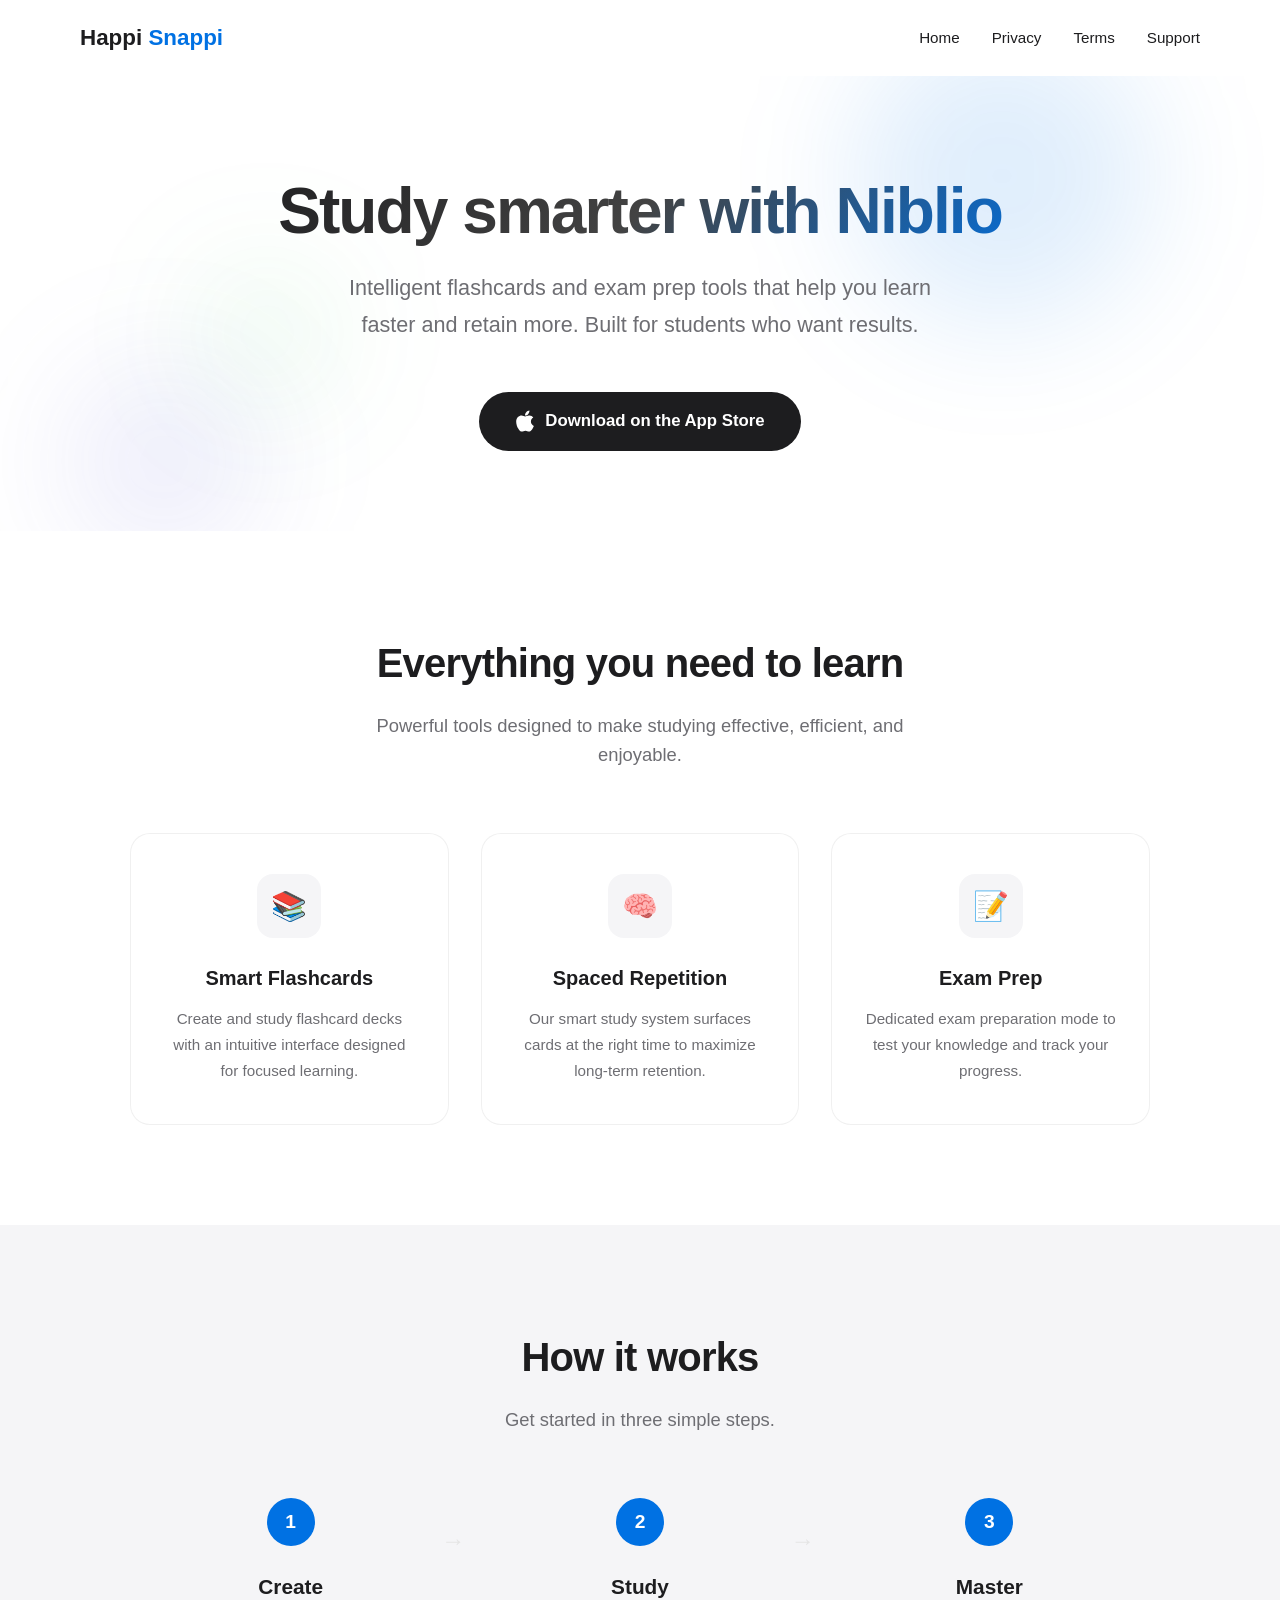
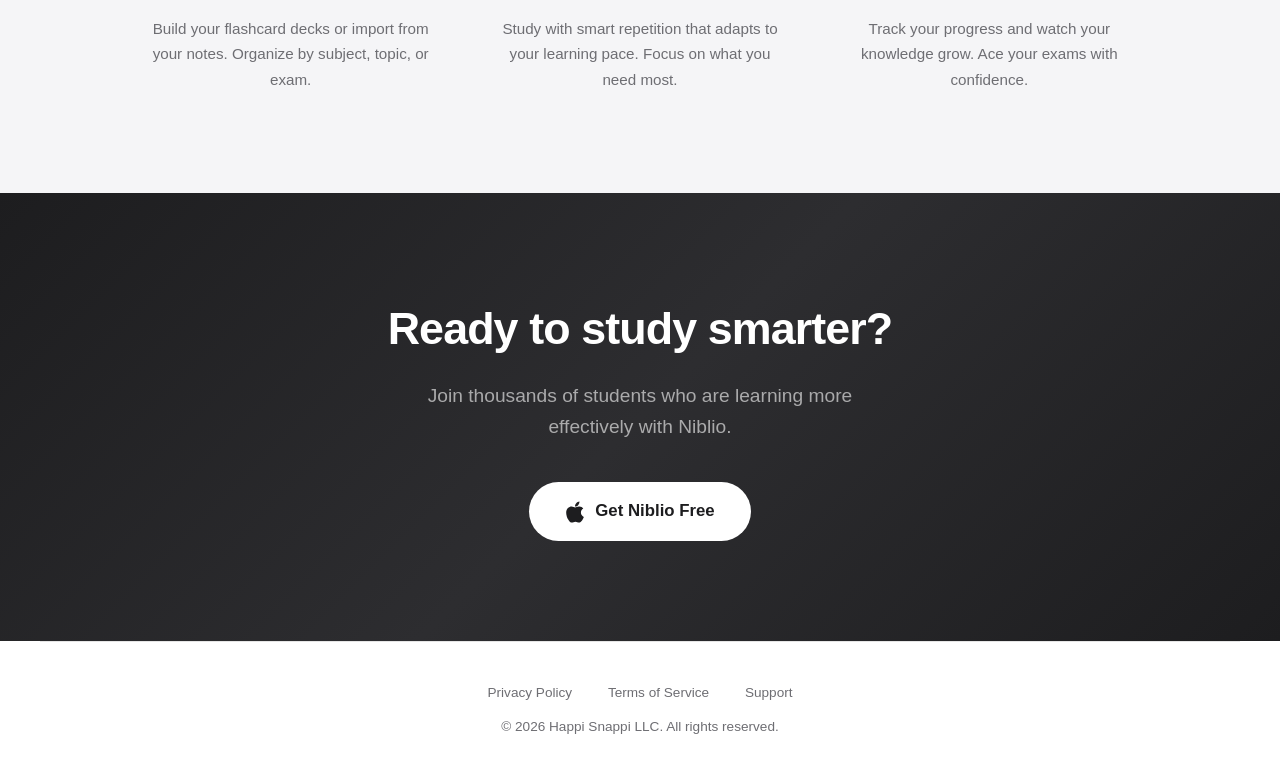
<file: index.html>
<!DOCTYPE html>
<html lang="en">
<head>
    <meta charset="UTF-8">
    <meta name="viewport" content="width=device-width, initial-scale=1.0">
    <title>Niblio - Smart Flashcards for Effective Study</title>
    <meta name="description" content="Niblio helps you study smarter with intelligent flashcards, spaced repetition, and exam prep tools.">
    <link rel="stylesheet" href="style.css">
</head>
<body>
    <nav>
        <div class="logo">Happi <span>Snappi</span></div>
        <ul>
            <li><a href="index.html">Home</a></li>
            <li><a href="privacy.html">Privacy</a></li>
            <li><a href="terms.html">Terms</a></li>
            <li><a href="support.html">Support</a></li>
        </ul>
    </nav>

    <section class="hero">
        <div class="hero-bg">
            <div class="orb orb-1"></div>
            <div class="orb orb-2"></div>
            <div class="orb orb-3"></div>
        </div>
        <div class="hero-content">
            <h1>Study smarter with Niblio</h1>
            <p>Intelligent flashcards and exam prep tools that help you learn faster and retain more. Built for students who want results.</p>
            <a href="https://apps.apple.com/us/app/niblio/id6760139392" class="cta">
                <svg class="cta-icon" xmlns="http://www.w3.org/2000/svg" width="20" height="24" viewBox="0 0 384 512" fill="currentColor"><path d="M318.7 268.7c-.2-36.7 16.4-64.4 50-84.8-18.8-26.9-47.2-41.7-84.7-44.6-35.5-2.8-74.3 20.7-88.5 20.7-15 0-49.4-19.7-76.4-19.7C63.3 141.2 4 184.8 4 273.5q0 39.3 14.4 81.2c12.8 36.7 59 126.7 107.2 125.2 25.2-.6 43-17.9 75.8-17.9 31.8 0 48.3 17.9 76.4 17.9 48.6-.7 90.4-82.5 102.6-119.3-65.2-30.7-61.7-90-61.7-91.9zm-56.6-164.2c27.3-32.4 24.8-61.9 24-72.5-24.1 1.4-52 16.4-67.9 34.9-17.5 19.8-27.8 44.3-25.6 71.9 26.1 2 49.9-11.4 69.5-34.3z"/></svg>
                Download on the App Store
            </a>
        </div>
    </section>

    <section class="features">
        <div class="section-header animate-on-scroll">
            <h2>Everything you need to learn</h2>
            <p>Powerful tools designed to make studying effective, efficient, and enjoyable.</p>
        </div>
        <div class="features-grid">
            <div class="feature-card animate-on-scroll stagger-1">
                <div class="feature-icon">📚</div>
                <h3>Smart Flashcards</h3>
                <p>Create and study flashcard decks with an intuitive interface designed for focused learning.</p>
            </div>
            <div class="feature-card animate-on-scroll stagger-2">
                <div class="feature-icon">🧠</div>
                <h3>Spaced Repetition</h3>
                <p>Our smart study system surfaces cards at the right time to maximize long-term retention.</p>
            </div>
            <div class="feature-card animate-on-scroll stagger-3">
                <div class="feature-icon">📝</div>
                <h3>Exam Prep</h3>
                <p>Dedicated exam preparation mode to test your knowledge and track your progress.</p>
            </div>
        </div>
    </section>

    <section class="how-it-works">
        <div class="section-header animate-on-scroll">
            <h2>How it works</h2>
            <p>Get started in three simple steps.</p>
        </div>
        <div class="steps-grid">
            <div class="step animate-on-scroll stagger-1">
                <div class="step-number">1</div>
                <h3>Create</h3>
                <p>Build your flashcard decks or import from your notes. Organize by subject, topic, or exam.</p>
                <span class="step-connector">→</span>
            </div>
            <div class="step animate-on-scroll stagger-2">
                <div class="step-number">2</div>
                <h3>Study</h3>
                <p>Study with smart repetition that adapts to your learning pace. Focus on what you need most.</p>
                <span class="step-connector">→</span>
            </div>
            <div class="step animate-on-scroll stagger-3">
                <div class="step-number">3</div>
                <h3>Master</h3>
                <p>Track your progress and watch your knowledge grow. Ace your exams with confidence.</p>
            </div>
        </div>
    </section>

    <section class="bottom-cta">
        <div class="animate-on-scroll">
            <h2>Ready to study smarter?</h2>
            <p>Join thousands of students who are learning more effectively with Niblio.</p>
            <a href="https://apps.apple.com/us/app/niblio/id6760139392" class="cta">
                <svg class="cta-icon" xmlns="http://www.w3.org/2000/svg" width="20" height="24" viewBox="0 0 384 512" fill="currentColor"><path d="M318.7 268.7c-.2-36.7 16.4-64.4 50-84.8-18.8-26.9-47.2-41.7-84.7-44.6-35.5-2.8-74.3 20.7-88.5 20.7-15 0-49.4-19.7-76.4-19.7C63.3 141.2 4 184.8 4 273.5q0 39.3 14.4 81.2c12.8 36.7 59 126.7 107.2 125.2 25.2-.6 43-17.9 75.8-17.9 31.8 0 48.3 17.9 76.4 17.9 48.6-.7 90.4-82.5 102.6-119.3-65.2-30.7-61.7-90-61.7-91.9zm-56.6-164.2c27.3-32.4 24.8-61.9 24-72.5-24.1 1.4-52 16.4-67.9 34.9-17.5 19.8-27.8 44.3-25.6 71.9 26.1 2 49.9-11.4 69.5-34.3z"/></svg>
                Get Niblio Free
            </a>
        </div>
    </section>

    <footer>
        <div class="footer-links">
            <a href="privacy.html">Privacy Policy</a>
            <a href="terms.html">Terms of Service</a>
            <a href="support.html">Support</a>
        </div>
        <p>&copy; 2026 Happi Snappi LLC. All rights reserved.</p>
    </footer>

    <script>
        (function() {
            var observer = new IntersectionObserver(function(entries) {
                entries.forEach(function(entry) {
                    if (entry.isIntersecting) {
                        entry.target.classList.add('visible');
                    }
                });
            }, { threshold: 0.2 });

            document.querySelectorAll('.animate-on-scroll').forEach(function(el) {
                observer.observe(el);
            });
        })();
    </script>
</body>
</html>
</file>
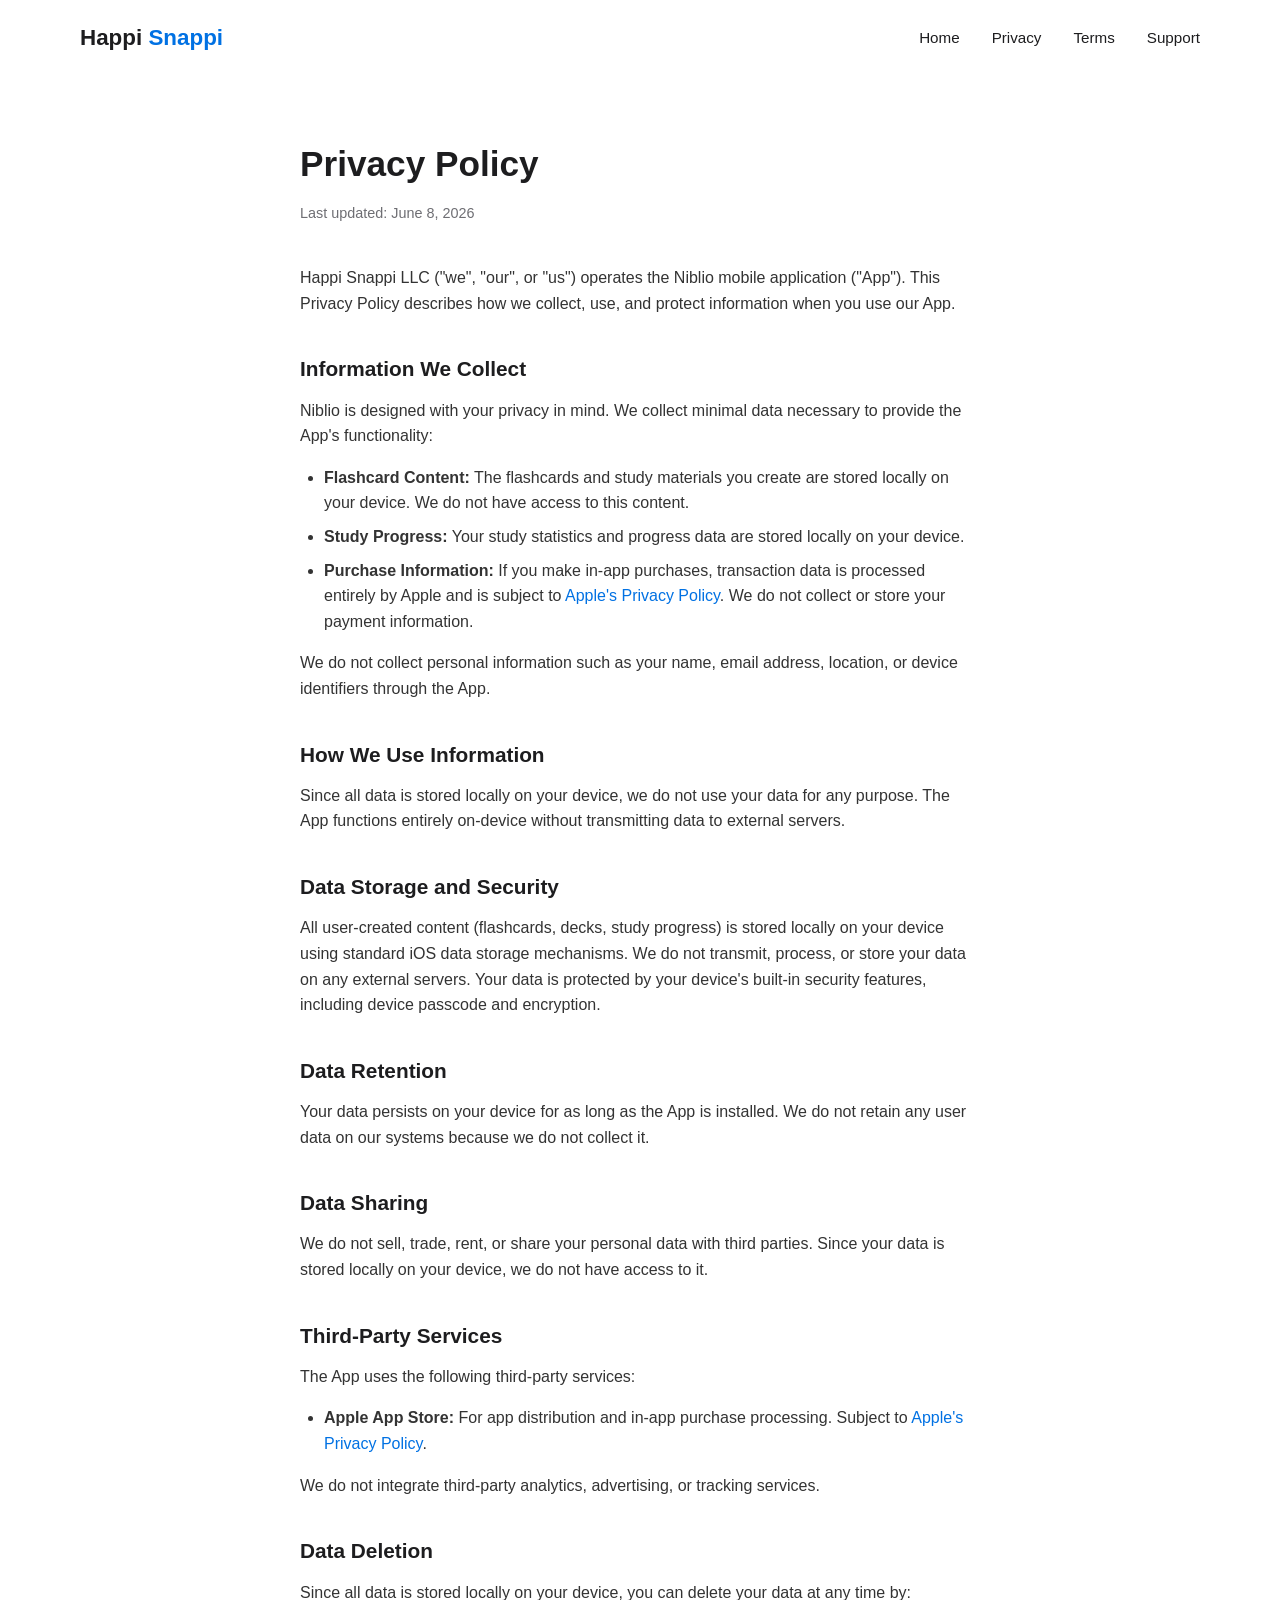
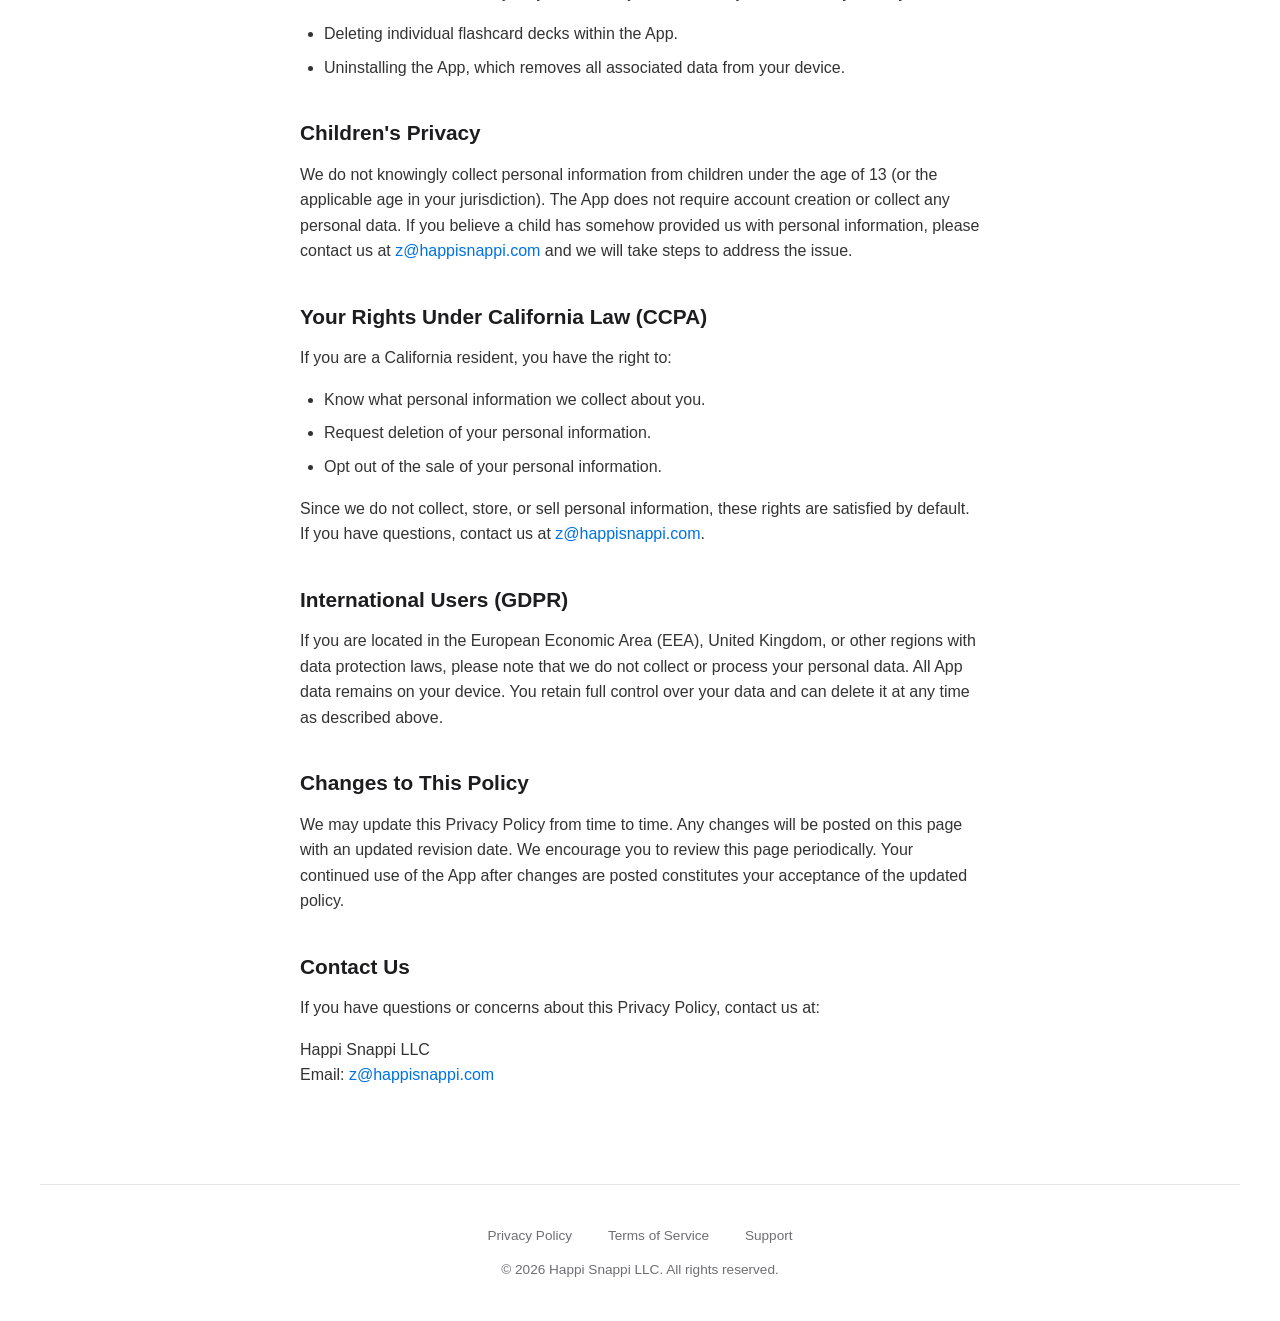
<file: privacy.html>
<!DOCTYPE html>
<html lang="en">
<head>
    <meta charset="UTF-8">
    <meta name="viewport" content="width=device-width, initial-scale=1.0">
    <title>Privacy Policy - Happi Snappi</title>
    <link rel="stylesheet" href="style.css">
</head>
<body>
    <nav>
        <div class="logo">Happi <span>Snappi</span></div>
        <ul>
            <li><a href="index.html">Home</a></li>
            <li><a href="privacy.html">Privacy</a></li>
            <li><a href="terms.html">Terms</a></li>
            <li><a href="support.html">Support</a></li>
        </ul>
    </nav>

    <div class="page-content">
        <h1>Privacy Policy</h1>
        <p class="last-updated">Last updated: June 8, 2026</p>

        <p>Happi Snappi LLC ("we", "our", or "us") operates the Niblio mobile application ("App"). This Privacy Policy describes how we collect, use, and protect information when you use our App.</p>

        <h2>Information We Collect</h2>
        <p>Niblio is designed with your privacy in mind. We collect minimal data necessary to provide the App's functionality:</p>
        <ul>
            <li><strong>Flashcard Content:</strong> The flashcards and study materials you create are stored locally on your device. We do not have access to this content.</li>
            <li><strong>Study Progress:</strong> Your study statistics and progress data are stored locally on your device.</li>
            <li><strong>Purchase Information:</strong> If you make in-app purchases, transaction data is processed entirely by Apple and is subject to <a href="https://www.apple.com/legal/privacy/">Apple's Privacy Policy</a>. We do not collect or store your payment information.</li>
        </ul>
        <p>We do not collect personal information such as your name, email address, location, or device identifiers through the App.</p>

        <h2>How We Use Information</h2>
        <p>Since all data is stored locally on your device, we do not use your data for any purpose. The App functions entirely on-device without transmitting data to external servers.</p>

        <h2>Data Storage and Security</h2>
        <p>All user-created content (flashcards, decks, study progress) is stored locally on your device using standard iOS data storage mechanisms. We do not transmit, process, or store your data on any external servers. Your data is protected by your device's built-in security features, including device passcode and encryption.</p>

        <h2>Data Retention</h2>
        <p>Your data persists on your device for as long as the App is installed. We do not retain any user data on our systems because we do not collect it.</p>

        <h2>Data Sharing</h2>
        <p>We do not sell, trade, rent, or share your personal data with third parties. Since your data is stored locally on your device, we do not have access to it.</p>

        <h2>Third-Party Services</h2>
        <p>The App uses the following third-party services:</p>
        <ul>
            <li><strong>Apple App Store:</strong> For app distribution and in-app purchase processing. Subject to <a href="https://www.apple.com/legal/privacy/">Apple's Privacy Policy</a>.</li>
        </ul>
        <p>We do not integrate third-party analytics, advertising, or tracking services.</p>

        <h2>Data Deletion</h2>
        <p>Since all data is stored locally on your device, you can delete your data at any time by:</p>
        <ul>
            <li>Deleting individual flashcard decks within the App.</li>
            <li>Uninstalling the App, which removes all associated data from your device.</li>
        </ul>

        <h2>Children's Privacy</h2>
        <p>We do not knowingly collect personal information from children under the age of 13 (or the applicable age in your jurisdiction). The App does not require account creation or collect any personal data. If you believe a child has somehow provided us with personal information, please contact us at <a href="mailto:z@happisnappi.com">z@happisnappi.com</a> and we will take steps to address the issue.</p>

        <h2>Your Rights Under California Law (CCPA)</h2>
        <p>If you are a California resident, you have the right to:</p>
        <ul>
            <li>Know what personal information we collect about you.</li>
            <li>Request deletion of your personal information.</li>
            <li>Opt out of the sale of your personal information.</li>
        </ul>
        <p>Since we do not collect, store, or sell personal information, these rights are satisfied by default. If you have questions, contact us at <a href="mailto:z@happisnappi.com">z@happisnappi.com</a>.</p>

        <h2>International Users (GDPR)</h2>
        <p>If you are located in the European Economic Area (EEA), United Kingdom, or other regions with data protection laws, please note that we do not collect or process your personal data. All App data remains on your device. You retain full control over your data and can delete it at any time as described above.</p>

        <h2>Changes to This Policy</h2>
        <p>We may update this Privacy Policy from time to time. Any changes will be posted on this page with an updated revision date. We encourage you to review this page periodically. Your continued use of the App after changes are posted constitutes your acceptance of the updated policy.</p>

        <h2>Contact Us</h2>
        <p>If you have questions or concerns about this Privacy Policy, contact us at:</p>
        <p>Happi Snappi LLC<br>
        Email: <a href="mailto:z@happisnappi.com">z@happisnappi.com</a></p>
    </div>

    <footer>
        <div class="footer-links">
            <a href="privacy.html">Privacy Policy</a>
            <a href="terms.html">Terms of Service</a>
            <a href="support.html">Support</a>
        </div>
        <p>&copy; 2026 Happi Snappi LLC. All rights reserved.</p>
    </footer>
</body>
</html>
</file>
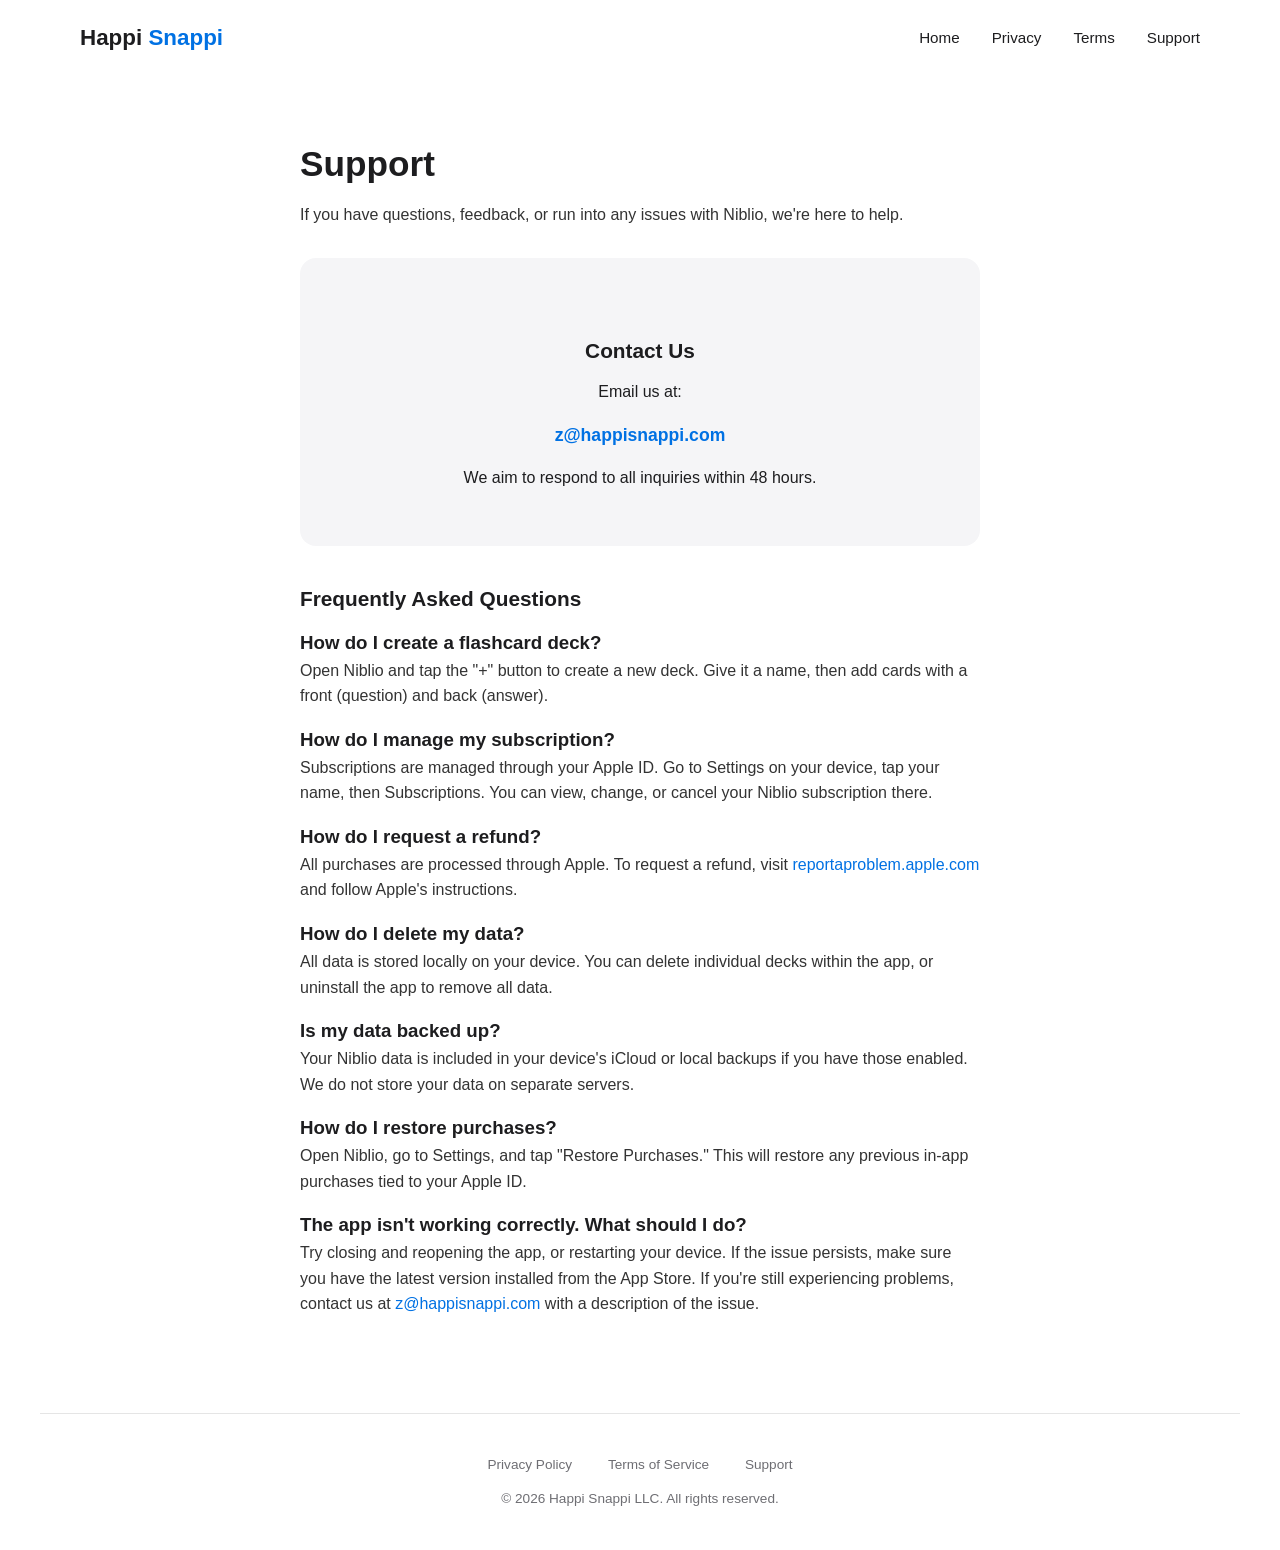
<file: support.html>
<!DOCTYPE html>
<html lang="en">
<head>
    <meta charset="UTF-8">
    <meta name="viewport" content="width=device-width, initial-scale=1.0">
    <title>Support - Happi Snappi</title>
    <link rel="stylesheet" href="style.css">
</head>
<body>
    <nav>
        <div class="logo">Happi <span>Snappi</span></div>
        <ul>
            <li><a href="index.html">Home</a></li>
            <li><a href="privacy.html">Privacy</a></li>
            <li><a href="terms.html">Terms</a></li>
            <li><a href="support.html">Support</a></li>
        </ul>
    </nav>

    <div class="page-content">
        <h1>Support</h1>
        <p>If you have questions, feedback, or run into any issues with Niblio, we're here to help.</p>

        <div class="contact-info">
            <h2>Contact Us</h2>
            <p>Email us at:</p>
            <p><a href="mailto:z@happisnappi.com">z@happisnappi.com</a></p>
            <p>We aim to respond to all inquiries within 48 hours.</p>
        </div>

        <h2>Frequently Asked Questions</h2>

        <h3>How do I create a flashcard deck?</h3>
        <p>Open Niblio and tap the "+" button to create a new deck. Give it a name, then add cards with a front (question) and back (answer).</p>

        <h3>How do I manage my subscription?</h3>
        <p>Subscriptions are managed through your Apple ID. Go to Settings on your device, tap your name, then Subscriptions. You can view, change, or cancel your Niblio subscription there.</p>

        <h3>How do I request a refund?</h3>
        <p>All purchases are processed through Apple. To request a refund, visit <a href="https://reportaproblem.apple.com">reportaproblem.apple.com</a> and follow Apple's instructions.</p>

        <h3>How do I delete my data?</h3>
        <p>All data is stored locally on your device. You can delete individual decks within the app, or uninstall the app to remove all data.</p>

        <h3>Is my data backed up?</h3>
        <p>Your Niblio data is included in your device's iCloud or local backups if you have those enabled. We do not store your data on separate servers.</p>

        <h3>How do I restore purchases?</h3>
        <p>Open Niblio, go to Settings, and tap "Restore Purchases." This will restore any previous in-app purchases tied to your Apple ID.</p>

        <h3>The app isn't working correctly. What should I do?</h3>
        <p>Try closing and reopening the app, or restarting your device. If the issue persists, make sure you have the latest version installed from the App Store. If you're still experiencing problems, contact us at <a href="mailto:z@happisnappi.com">z@happisnappi.com</a> with a description of the issue.</p>
    </div>

    <footer>
        <div class="footer-links">
            <a href="privacy.html">Privacy Policy</a>
            <a href="terms.html">Terms of Service</a>
            <a href="support.html">Support</a>
        </div>
        <p>&copy; 2026 Happi Snappi LLC. All rights reserved.</p>
    </footer>
</body>
</html>
</file>
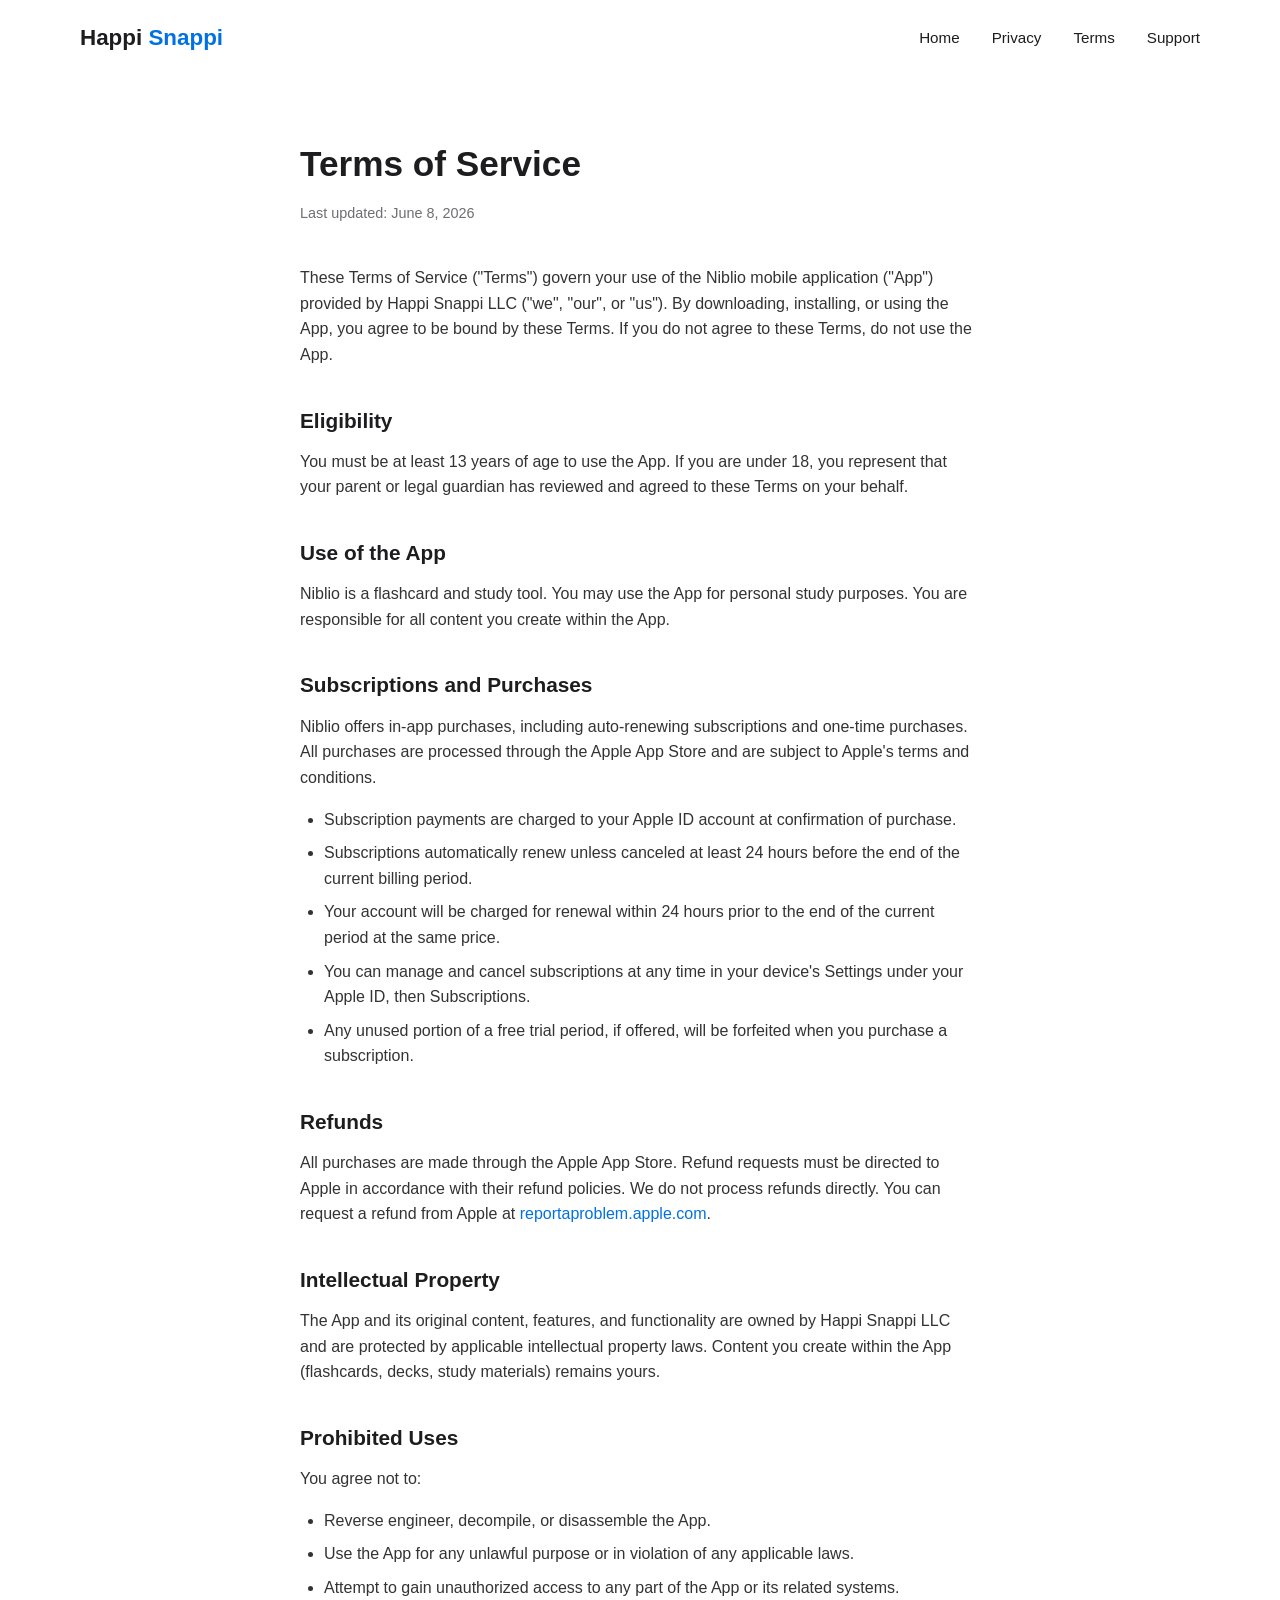
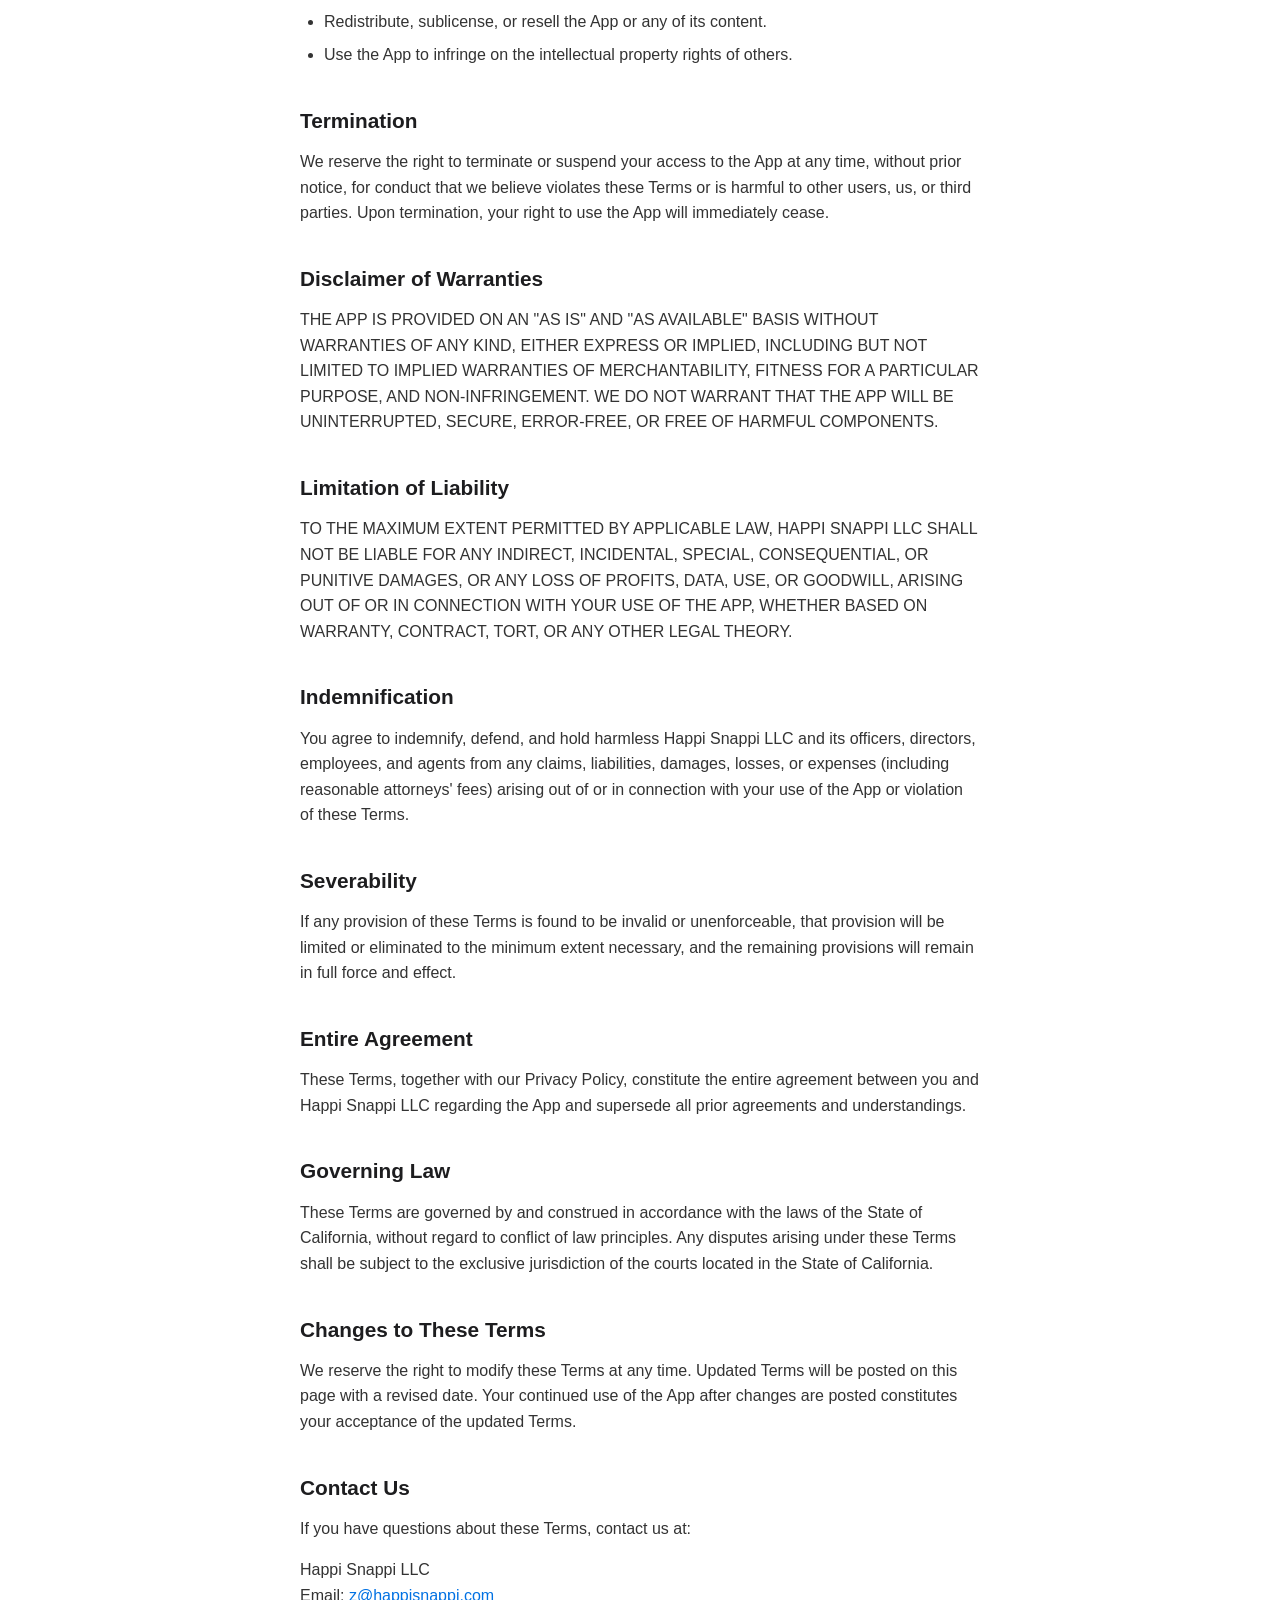
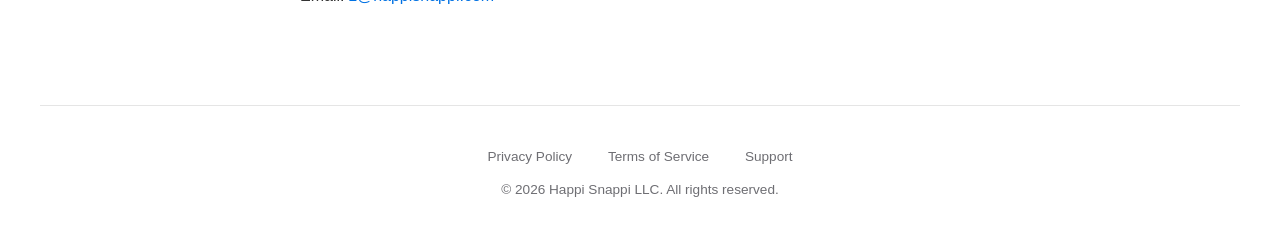
<file: terms.html>
<!DOCTYPE html>
<html lang="en">
<head>
    <meta charset="UTF-8">
    <meta name="viewport" content="width=device-width, initial-scale=1.0">
    <title>Terms of Service - Happi Snappi</title>
    <link rel="stylesheet" href="style.css">
</head>
<body>
    <nav>
        <div class="logo">Happi <span>Snappi</span></div>
        <ul>
            <li><a href="index.html">Home</a></li>
            <li><a href="privacy.html">Privacy</a></li>
            <li><a href="terms.html">Terms</a></li>
            <li><a href="support.html">Support</a></li>
        </ul>
    </nav>

    <div class="page-content">
        <h1>Terms of Service</h1>
        <p class="last-updated">Last updated: June 8, 2026</p>

        <p>These Terms of Service ("Terms") govern your use of the Niblio mobile application ("App") provided by Happi Snappi LLC ("we", "our", or "us"). By downloading, installing, or using the App, you agree to be bound by these Terms. If you do not agree to these Terms, do not use the App.</p>

        <h2>Eligibility</h2>
        <p>You must be at least 13 years of age to use the App. If you are under 18, you represent that your parent or legal guardian has reviewed and agreed to these Terms on your behalf.</p>

        <h2>Use of the App</h2>
        <p>Niblio is a flashcard and study tool. You may use the App for personal study purposes. You are responsible for all content you create within the App.</p>

        <h2>Subscriptions and Purchases</h2>
        <p>Niblio offers in-app purchases, including auto-renewing subscriptions and one-time purchases. All purchases are processed through the Apple App Store and are subject to Apple's terms and conditions.</p>
        <ul>
            <li>Subscription payments are charged to your Apple ID account at confirmation of purchase.</li>
            <li>Subscriptions automatically renew unless canceled at least 24 hours before the end of the current billing period.</li>
            <li>Your account will be charged for renewal within 24 hours prior to the end of the current period at the same price.</li>
            <li>You can manage and cancel subscriptions at any time in your device's Settings under your Apple ID, then Subscriptions.</li>
            <li>Any unused portion of a free trial period, if offered, will be forfeited when you purchase a subscription.</li>
        </ul>

        <h2>Refunds</h2>
        <p>All purchases are made through the Apple App Store. Refund requests must be directed to Apple in accordance with their refund policies. We do not process refunds directly. You can request a refund from Apple at <a href="https://reportaproblem.apple.com">reportaproblem.apple.com</a>.</p>

        <h2>Intellectual Property</h2>
        <p>The App and its original content, features, and functionality are owned by Happi Snappi LLC and are protected by applicable intellectual property laws. Content you create within the App (flashcards, decks, study materials) remains yours.</p>

        <h2>Prohibited Uses</h2>
        <p>You agree not to:</p>
        <ul>
            <li>Reverse engineer, decompile, or disassemble the App.</li>
            <li>Use the App for any unlawful purpose or in violation of any applicable laws.</li>
            <li>Attempt to gain unauthorized access to any part of the App or its related systems.</li>
            <li>Redistribute, sublicense, or resell the App or any of its content.</li>
            <li>Use the App to infringe on the intellectual property rights of others.</li>
        </ul>

        <h2>Termination</h2>
        <p>We reserve the right to terminate or suspend your access to the App at any time, without prior notice, for conduct that we believe violates these Terms or is harmful to other users, us, or third parties. Upon termination, your right to use the App will immediately cease.</p>

        <h2>Disclaimer of Warranties</h2>
        <p>THE APP IS PROVIDED ON AN "AS IS" AND "AS AVAILABLE" BASIS WITHOUT WARRANTIES OF ANY KIND, EITHER EXPRESS OR IMPLIED, INCLUDING BUT NOT LIMITED TO IMPLIED WARRANTIES OF MERCHANTABILITY, FITNESS FOR A PARTICULAR PURPOSE, AND NON-INFRINGEMENT. WE DO NOT WARRANT THAT THE APP WILL BE UNINTERRUPTED, SECURE, ERROR-FREE, OR FREE OF HARMFUL COMPONENTS.</p>

        <h2>Limitation of Liability</h2>
        <p>TO THE MAXIMUM EXTENT PERMITTED BY APPLICABLE LAW, HAPPI SNAPPI LLC SHALL NOT BE LIABLE FOR ANY INDIRECT, INCIDENTAL, SPECIAL, CONSEQUENTIAL, OR PUNITIVE DAMAGES, OR ANY LOSS OF PROFITS, DATA, USE, OR GOODWILL, ARISING OUT OF OR IN CONNECTION WITH YOUR USE OF THE APP, WHETHER BASED ON WARRANTY, CONTRACT, TORT, OR ANY OTHER LEGAL THEORY.</p>

        <h2>Indemnification</h2>
        <p>You agree to indemnify, defend, and hold harmless Happi Snappi LLC and its officers, directors, employees, and agents from any claims, liabilities, damages, losses, or expenses (including reasonable attorneys' fees) arising out of or in connection with your use of the App or violation of these Terms.</p>

        <h2>Severability</h2>
        <p>If any provision of these Terms is found to be invalid or unenforceable, that provision will be limited or eliminated to the minimum extent necessary, and the remaining provisions will remain in full force and effect.</p>

        <h2>Entire Agreement</h2>
        <p>These Terms, together with our Privacy Policy, constitute the entire agreement between you and Happi Snappi LLC regarding the App and supersede all prior agreements and understandings.</p>

        <h2>Governing Law</h2>
        <p>These Terms are governed by and construed in accordance with the laws of the State of California, without regard to conflict of law principles. Any disputes arising under these Terms shall be subject to the exclusive jurisdiction of the courts located in the State of California.</p>

        <h2>Changes to These Terms</h2>
        <p>We reserve the right to modify these Terms at any time. Updated Terms will be posted on this page with a revised date. Your continued use of the App after changes are posted constitutes your acceptance of the updated Terms.</p>

        <h2>Contact Us</h2>
        <p>If you have questions about these Terms, contact us at:</p>
        <p>Happi Snappi LLC<br>
        Email: <a href="mailto:z@happisnappi.com">z@happisnappi.com</a></p>
    </div>

    <footer>
        <div class="footer-links">
            <a href="privacy.html">Privacy Policy</a>
            <a href="terms.html">Terms of Service</a>
            <a href="support.html">Support</a>
        </div>
        <p>&copy; 2026 Happi Snappi LLC. All rights reserved.</p>
    </footer>
</body>
</html>
</file>
<file: style.css>
:root {
    --color-primary: #0071e3;
    --color-primary-hover: #0077ed;
    --color-text: #1d1d1f;
    --color-text-secondary: #6e6e73;
    --color-bg: #ffffff;
    --color-bg-alt: #f5f5f7;
    --color-border: #e5e5e5;
    --font-stack: -apple-system, BlinkMacSystemFont, 'Segoe UI', Roboto, Helvetica, Arial, sans-serif;
    --max-width: 1200px;
    --transition-smooth: 0.3s cubic-bezier(0.25, 0.46, 0.45, 0.94);
}

* {
    margin: 0;
    padding: 0;
    box-sizing: border-box;
}

html {
    scroll-behavior: smooth;
}

body {
    font-family: var(--font-stack);
    color: var(--color-text);
    line-height: 1.6;
    background: var(--color-bg);
    overflow-x: hidden;
}

a {
    color: var(--color-primary);
    text-decoration: none;
}

a:hover {
    text-decoration: underline;
}

/* Navigation */
nav {
    display: flex;
    justify-content: space-between;
    align-items: center;
    padding: 20px 40px;
    max-width: var(--max-width);
    margin: 0 auto;
}

nav .logo {
    font-size: 1.4rem;
    font-weight: 700;
    color: var(--color-text);
}

nav .logo span {
    color: var(--color-primary);
}

nav ul {
    list-style: none;
    display: flex;
    gap: 32px;
}

nav ul a {
    color: var(--color-text);
    font-size: 0.95rem;
    font-weight: 500;
    transition: color var(--transition-smooth);
}

nav ul a:hover {
    color: var(--color-primary);
    text-decoration: none;
}

/* Animations */
@keyframes fadeInUp {
    from {
        opacity: 0;
        transform: translateY(30px);
    }
    to {
        opacity: 1;
        transform: translateY(0);
    }
}

@keyframes float {
    0%, 100% {
        transform: translateY(0) scale(1);
    }
    50% {
        transform: translateY(-20px) scale(1.05);
    }
}

@keyframes floatReverse {
    0%, 100% {
        transform: translateY(0) scale(1);
    }
    50% {
        transform: translateY(15px) scale(0.95);
    }
}

@keyframes pulse {
    0%, 100% {
        opacity: 0.4;
    }
    50% {
        opacity: 0.7;
    }
}

/* Scroll-triggered animation base */
.animate-on-scroll {
    opacity: 0;
    transform: translateY(30px);
    transition: opacity 0.6s var(--transition-smooth), transform 0.6s var(--transition-smooth);
}

.animate-on-scroll.visible {
    opacity: 1;
    transform: translateY(0);
}

/* Stagger delays for children */
.stagger-1 { transition-delay: 0.1s; }
.stagger-2 { transition-delay: 0.2s; }
.stagger-3 { transition-delay: 0.3s; }
.stagger-4 { transition-delay: 0.4s; }

/* Hero */
.hero {
    position: relative;
    text-align: center;
    padding: 100px 20px 80px;
    max-width: 900px;
    margin: 0 auto;
    overflow: visible;
}

.hero-bg {
    position: absolute;
    top: 0;
    left: 50%;
    transform: translateX(-50%);
    width: 100vw;
    height: 100%;
    pointer-events: none;
    overflow: hidden;
    z-index: 0;
}

.orb {
    position: absolute;
    border-radius: 50%;
    filter: blur(60px);
}

.orb-1 {
    width: 300px;
    height: 300px;
    background: rgba(0, 113, 227, 0.12);
    top: -50px;
    right: 10%;
    animation: float 8s ease-in-out infinite;
}

.orb-2 {
    width: 200px;
    height: 200px;
    background: rgba(88, 86, 214, 0.1);
    bottom: -30px;
    left: 5%;
    animation: floatReverse 10s ease-in-out infinite;
}

.orb-3 {
    width: 150px;
    height: 150px;
    background: rgba(52, 199, 89, 0.08);
    top: 40%;
    left: 15%;
    animation: float 12s ease-in-out infinite, pulse 6s ease-in-out infinite;
}

.hero-content {
    position: relative;
    z-index: 1;
}

.hero h1 {
    font-size: 4rem;
    font-weight: 700;
    letter-spacing: -0.03em;
    line-height: 1.1;
    margin-bottom: 24px;
    background: linear-gradient(135deg, var(--color-text) 0%, #434343 50%, var(--color-primary) 100%);
    -webkit-background-clip: text;
    -webkit-text-fill-color: transparent;
    background-clip: text;
    animation: fadeInUp 0.8s ease-out both;
}

.hero p {
    font-size: 1.35rem;
    color: var(--color-text-secondary);
    max-width: 600px;
    margin: 0 auto 48px;
    line-height: 1.7;
    animation: fadeInUp 0.8s ease-out 0.15s both;
}

.hero .cta {
    display: inline-flex;
    align-items: center;
    gap: 10px;
    background: var(--color-text);
    color: #fff;
    padding: 16px 36px;
    border-radius: 980px;
    font-size: 1.05rem;
    font-weight: 600;
    transition: transform var(--transition-smooth), box-shadow var(--transition-smooth);
    animation: fadeInUp 0.8s ease-out 0.3s both;
}

.hero .cta:hover {
    transform: translateY(-2px);
    box-shadow: 0 8px 30px rgba(0, 0, 0, 0.15);
    text-decoration: none;
}

.cta-icon {
    flex-shrink: 0;
}

/* Features Section */
.features {
    padding: 100px 40px;
    max-width: 1100px;
    margin: 0 auto;
}

.section-header {
    text-align: center;
    margin-bottom: 64px;
}

.section-header h2 {
    font-size: 2.5rem;
    font-weight: 700;
    letter-spacing: -0.02em;
    margin-bottom: 16px;
}

.section-header p {
    font-size: 1.15rem;
    color: var(--color-text-secondary);
    max-width: 550px;
    margin: 0 auto;
}

.features-grid {
    display: grid;
    grid-template-columns: repeat(auto-fit, minmax(300px, 1fr));
    gap: 32px;
}

.feature-card {
    background: rgba(255, 255, 255, 0.7);
    backdrop-filter: blur(10px);
    -webkit-backdrop-filter: blur(10px);
    border: 1px solid rgba(0, 0, 0, 0.06);
    border-radius: 20px;
    padding: 40px 32px;
    text-align: center;
    transition: transform var(--transition-smooth), box-shadow var(--transition-smooth);
}

.feature-card:hover {
    transform: translateY(-6px);
    box-shadow: 0 20px 60px rgba(0, 0, 0, 0.08);
}

.feature-icon {
    width: 64px;
    height: 64px;
    border-radius: 16px;
    background: var(--color-bg-alt);
    display: flex;
    align-items: center;
    justify-content: center;
    font-size: 1.8rem;
    margin: 0 auto 24px;
}

.feature-card h3 {
    font-size: 1.25rem;
    font-weight: 600;
    margin-bottom: 12px;
}

.feature-card p {
    color: var(--color-text-secondary);
    font-size: 0.95rem;
    line-height: 1.7;
}

/* How It Works */
.how-it-works {
    background: var(--color-bg-alt);
    padding: 100px 40px;
}

.steps-grid {
    display: grid;
    grid-template-columns: repeat(3, 1fr);
    gap: 48px;
    max-width: 1000px;
    margin: 0 auto;
}

.step {
    text-align: center;
    position: relative;
}

.step-number {
    width: 48px;
    height: 48px;
    border-radius: 50%;
    background: var(--color-primary);
    color: #fff;
    font-size: 1.2rem;
    font-weight: 700;
    display: flex;
    align-items: center;
    justify-content: center;
    margin: 0 auto 24px;
}

.step h3 {
    font-size: 1.3rem;
    font-weight: 600;
    margin-bottom: 12px;
}

.step p {
    color: var(--color-text-secondary);
    font-size: 0.95rem;
    line-height: 1.7;
    max-width: 280px;
    margin: 0 auto;
}

.step-connector {
    position: absolute;
    top: 24px;
    right: -24px;
    font-size: 1.5rem;
    color: var(--color-border);
    font-weight: 300;
}

/* Bottom CTA */
.bottom-cta {
    padding: 100px 40px;
    text-align: center;
    background: linear-gradient(135deg, #1d1d1f 0%, #2d2d30 50%, #1d1d1f 100%);
    color: #fff;
}

.bottom-cta h2 {
    font-size: 2.8rem;
    font-weight: 700;
    letter-spacing: -0.02em;
    margin-bottom: 16px;
}

.bottom-cta p {
    font-size: 1.2rem;
    color: rgba(255, 255, 255, 0.6);
    margin-bottom: 40px;
    max-width: 500px;
    margin-left: auto;
    margin-right: auto;
}

.bottom-cta .cta {
    display: inline-flex;
    align-items: center;
    gap: 10px;
    background: #fff;
    color: var(--color-text);
    padding: 16px 36px;
    border-radius: 980px;
    font-size: 1.05rem;
    font-weight: 600;
    transition: transform var(--transition-smooth), box-shadow var(--transition-smooth);
}

.bottom-cta .cta:hover {
    transform: translateY(-2px);
    box-shadow: 0 8px 30px rgba(255, 255, 255, 0.15);
    text-decoration: none;
}

/* Page content (privacy, terms, support) */
.page-content {
    max-width: 760px;
    margin: 0 auto;
    padding: 60px 40px 80px;
}

.page-content h1 {
    font-size: 2.2rem;
    font-weight: 700;
    margin-bottom: 10px;
}

.page-content .last-updated {
    color: var(--color-text-secondary);
    font-size: 0.9rem;
    margin-bottom: 40px;
}

.page-content h2 {
    font-size: 1.3rem;
    margin-top: 36px;
    margin-bottom: 12px;
}

.page-content p,
.page-content ul {
    margin-bottom: 16px;
    color: #333;
}

.page-content ul {
    padding-left: 24px;
}

.page-content li {
    margin-bottom: 8px;
}

/* Support form area */
.contact-info {
    background: var(--color-bg-alt);
    border-radius: 16px;
    padding: 40px;
    margin-top: 30px;
    text-align: center;
}

.contact-info p {
    color: var(--color-text);
}

.contact-info a {
    font-size: 1.1rem;
    font-weight: 600;
}

/* Footer */
footer {
    text-align: center;
    padding: 40px 20px;
    color: var(--color-text-secondary);
    font-size: 0.85rem;
    border-top: 1px solid var(--color-border);
    max-width: var(--max-width);
    margin: 0 auto;
}

footer .footer-links {
    margin-bottom: 12px;
}

footer .footer-links a {
    color: var(--color-text-secondary);
    margin: 0 16px;
    transition: color var(--transition-smooth);
}

footer .footer-links a:hover {
    color: var(--color-primary);
    text-decoration: none;
}

/* Responsive */
@media (max-width: 768px) {
    .hero {
        padding: 60px 20px 50px;
    }

    .hero h1 {
        font-size: 2.5rem;
    }

    .hero p {
        font-size: 1.1rem;
    }

    .features {
        padding: 60px 20px;
    }

    .section-header h2 {
        font-size: 2rem;
    }

    .features-grid {
        grid-template-columns: 1fr;
    }

    .steps-grid {
        grid-template-columns: 1fr;
        gap: 40px;
    }

    .step-connector {
        display: none;
    }

    .how-it-works {
        padding: 60px 20px;
    }

    .bottom-cta {
        padding: 60px 20px;
    }

    .bottom-cta h2 {
        font-size: 2rem;
    }
}

@media (max-width: 600px) {
    nav {
        flex-direction: column;
        gap: 16px;
        padding: 16px 20px;
    }

    nav ul {
        gap: 20px;
    }

    .hero h1 {
        font-size: 2rem;
    }

    .hero p {
        font-size: 1rem;
        margin-bottom: 32px;
    }

    .hero .cta,
    .bottom-cta .cta {
        padding: 14px 28px;
        font-size: 0.95rem;
    }

    .page-content {
        padding: 40px 20px 60px;
    }

    .orb-1 {
        width: 200px;
        height: 200px;
    }

    .orb-2 {
        width: 150px;
        height: 150px;
    }

    .orb-3 {
        width: 100px;
        height: 100px;
    }
}
</file>
